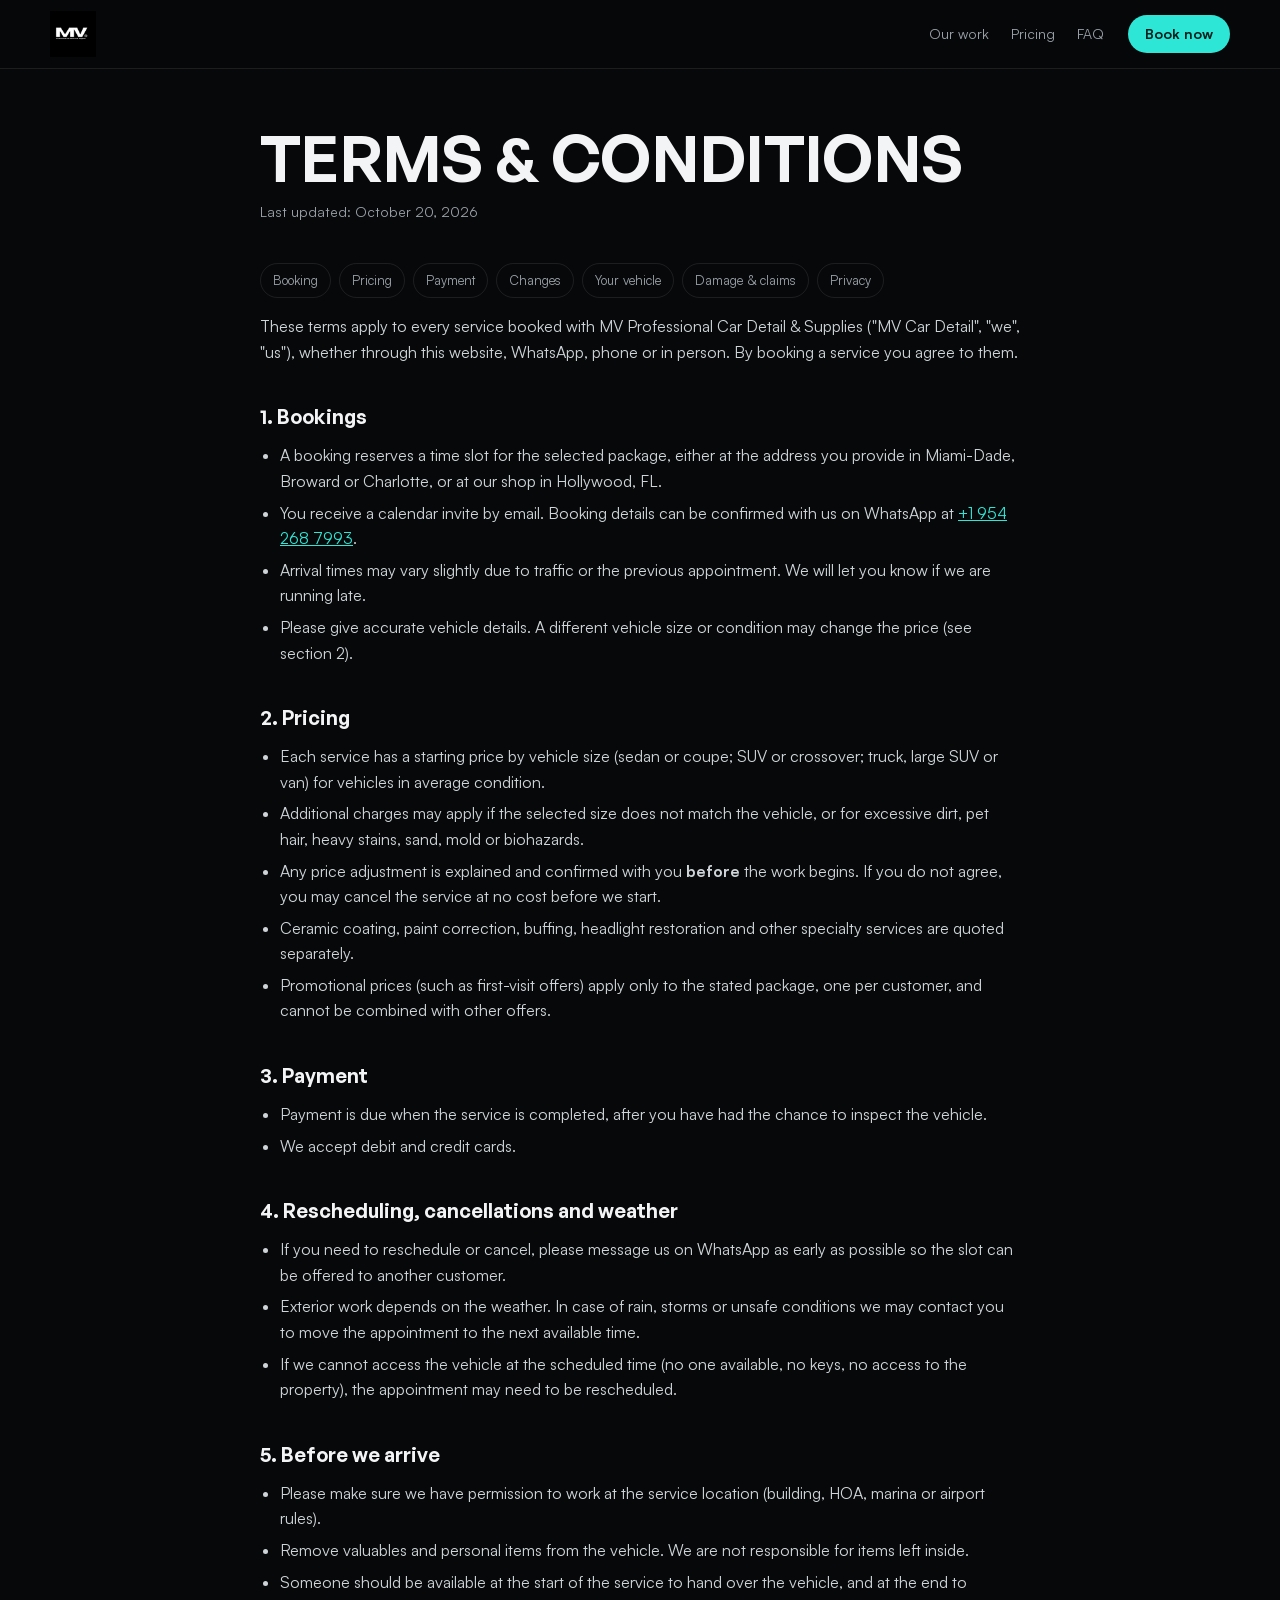
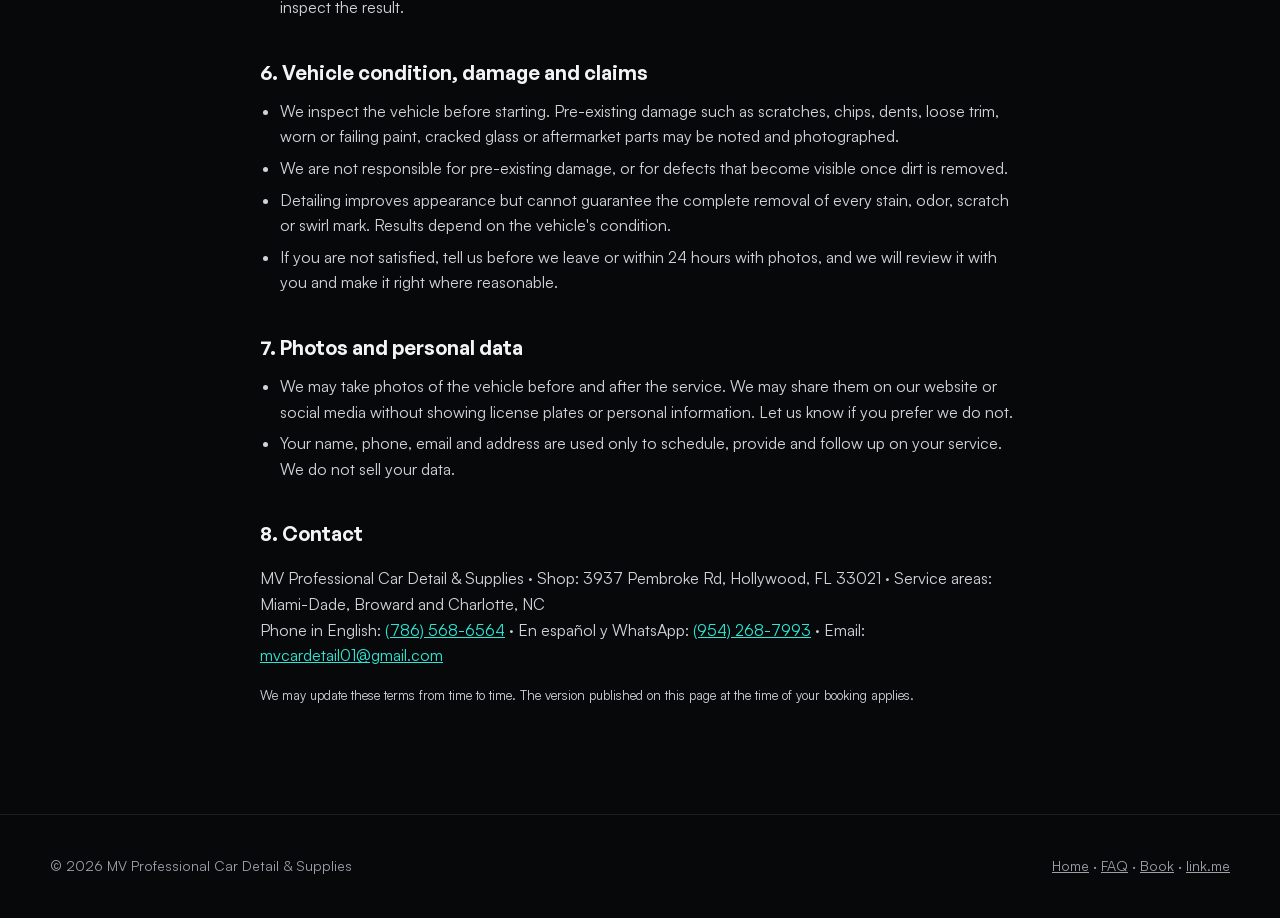
<file: terms.html>
<!doctype html>
<html lang="en">
<head>
<meta charset="utf-8">
<meta name="viewport" content="width=device-width, initial-scale=1, viewport-fit=cover">
<title>Terms & Conditions · MV Car Detail</title>
<meta name="description" content="Service terms for MV Professional Car Detail & Supplies: bookings, pricing, payment, rescheduling and vehicle care.">
<meta name="theme-color" content="#070809">
<link rel="icon" href="/img/logo.webp" data-logo>
<link rel="manifest" href="/site.webmanifest">
<link rel="apple-touch-icon" href="/api/icon?s=180">
<meta name="apple-mobile-web-app-capable" content="yes">
<meta name="mobile-web-app-capable" content="yes">
<meta name="apple-mobile-web-app-title" content="MV Detail">
<meta name="apple-mobile-web-app-status-bar-style" content="black-translucent">
<link rel="preload" href="/fonts/general-sans-600.woff2" as="font" type="font/woff2" crossorigin>
<link rel="preload" href="/fonts/satoshi-400.woff2" as="font" type="font/woff2" crossorigin>
<link rel="stylesheet" href="/assets/style.css">
<style>
  .doc { max-width: 760px; padding: 56px 0 96px; }
  .doc h1 { font-size: clamp(36px, 6vw, 64px); margin: 0 0 12px; }
  .doc .updated { color: var(--muted); font-size: 14px; margin: 0 0 40px; }
  .doc h2 { font-family: var(--display); font-weight: 600; font-size: 20px; margin: 36px 0 10px; }
  .doc p, .doc li { color: #cfd4d8; }
  .doc ul { padding-left: 20px; margin: 0; display: grid; gap: 6px; }
  .doc a { color: var(--accent); }
  .toc { display: flex; flex-wrap: wrap; gap: 8px; margin-bottom: 8px; }
  .toc a { padding: 6px 12px; border: 1px solid var(--line); border-radius: 999px; font-size: 13px; text-decoration: none; color: var(--muted); }
</style>
</head>
<body>
<header class="nav">
  <div class="wrap">
    <a class="logo" href="/" aria-label="MV Car Detail home"><img data-logo src="/img/logo.webp" alt="MV Professional Car Detail and Supplies" width="46" height="46"></a>
    <nav><a href="/moreinfo#work">Our work</a><a href="/moreinfo#pricing">Pricing</a><a href="/moreinfo#faq">FAQ</a></nav>
    <a class="btn primary small" href="/booking">Book now</a>
  </div>
</header>

<main class="wrap doc">
  <h1 class="display">Terms & Conditions</h1>
  <p class="updated">Last updated: October 20, 2026</p>
  <nav class="toc" aria-label="Sections">
    <a href="#booking">Booking</a><a href="#pricing">Pricing</a><a href="#payment">Payment</a><a href="#changes">Changes</a><a href="#vehicle">Your vehicle</a><a href="#care">Damage & claims</a><a href="#privacy">Privacy</a>
  </nav>

  <p>These terms apply to every service booked with MV Professional Car Detail & Supplies ("MV Car Detail", "we", "us"), whether through this website, WhatsApp, phone or in person. By booking a service you agree to them.</p>

  <h2 id="booking">1. Bookings</h2>
  <ul>
    <li>A booking reserves a time slot for the selected package, either at the address you provide in Miami-Dade, Broward or Charlotte, or at our shop in Hollywood, FL.</li>
    <li>You receive a calendar invite by email. Booking details can be confirmed with us on WhatsApp at <a href="https://wa.me/19542687993">+1 954 268 7993</a>.</li>
    <li>Arrival times may vary slightly due to traffic or the previous appointment. We will let you know if we are running late.</li>
    <li>Please give accurate vehicle details. A different vehicle size or condition may change the price (see section 2).</li>
  </ul>

  <h2 id="pricing">2. Pricing</h2>
  <ul>
    <li>Each service has a starting price by vehicle size (sedan or coupe; SUV or crossover; truck, large SUV or van) for vehicles in average condition.</li>
    <li>Additional charges may apply if the selected size does not match the vehicle, or for excessive dirt, pet hair, heavy stains, sand, mold or biohazards.</li>
    <li>Any price adjustment is explained and confirmed with you <strong>before</strong> the work begins. If you do not agree, you may cancel the service at no cost before we start.</li>
    <li>Ceramic coating, paint correction, buffing, headlight restoration and other specialty services are quoted separately.</li>
    <li>Promotional prices (such as first-visit offers) apply only to the stated package, one per customer, and cannot be combined with other offers.</li>
  </ul>

  <h2 id="payment">3. Payment</h2>
  <ul>
    <li>Payment is due when the service is completed, after you have had the chance to inspect the vehicle.</li>
    <li>We accept debit and credit cards.</li>
  </ul>

  <h2 id="changes">4. Rescheduling, cancellations and weather</h2>
  <ul>
    <li>If you need to reschedule or cancel, please message us on WhatsApp as early as possible so the slot can be offered to another customer.</li>
    <li>Exterior work depends on the weather. In case of rain, storms or unsafe conditions we may contact you to move the appointment to the next available time.</li>
    <li>If we cannot access the vehicle at the scheduled time (no one available, no keys, no access to the property), the appointment may need to be rescheduled.</li>
  </ul>

  <h2 id="vehicle">5. Before we arrive</h2>
  <ul>
    <li>Please make sure we have permission to work at the service location (building, HOA, marina or airport rules).</li>
    <li>Remove valuables and personal items from the vehicle. We are not responsible for items left inside.</li>
    <li>Someone should be available at the start of the service to hand over the vehicle, and at the end to inspect the result.</li>
  </ul>

  <h2 id="care">6. Vehicle condition, damage and claims</h2>
  <ul>
    <li>We inspect the vehicle before starting. Pre-existing damage such as scratches, chips, dents, loose trim, worn or failing paint, cracked glass or aftermarket parts may be noted and photographed.</li>
    <li>We are not responsible for pre-existing damage, or for defects that become visible once dirt is removed.</li>
    <li>Detailing improves appearance but cannot guarantee the complete removal of every stain, odor, scratch or swirl mark. Results depend on the vehicle's condition.</li>
    <li>If you are not satisfied, tell us before we leave or within 24 hours with photos, and we will review it with you and make it right where reasonable.</li>
  </ul>

  <h2 id="privacy">7. Photos and personal data</h2>
  <ul>
    <li>We may take photos of the vehicle before and after the service. We may share them on our website or social media without showing license plates or personal information. Let us know if you prefer we do not.</li>
    <li>Your name, phone, email and address are used only to schedule, provide and follow up on your service. We do not sell your data.</li>
  </ul>

  <h2>8. Contact</h2>
  <p>MV Professional Car Detail & Supplies · Shop: 3937 Pembroke Rd, Hollywood, FL 33021 · Service areas: Miami-Dade, Broward and Charlotte, NC<br>
  Phone in English: <a href="tel:+17865686564">(786) 568-6564</a> · En español y WhatsApp: <a href="tel:+19542687993">(954) 268-7993</a> · Email: <a href="mailto:mvcardetail01@gmail.com">mvcardetail01@gmail.com</a></p>
  <p class="muted" style="font-size:13px">We may update these terms from time to time. The version published on this page at the time of your booking applies.</p>
</main>

<footer class="footer">
  <div class="wrap">
    <span>© <span id="year"></span> MV Professional Car Detail & Supplies</span>
    <span><a href="/">Home</a> · <a href="/moreinfo#faq">FAQ</a> · <a href="/booking">Book</a> · <a href="https://link.me/mvcardetail" target="_blank" rel="noopener">link.me</a></span>
  </div>
</footer>
<script type="module" src="/assets/site.js"></script>
<script>document.getElementById('year').textContent = new Date().getFullYear();</script>
</body>
</html>
</file>
<file: assets/style.css>
@font-face { font-family: 'General Sans'; src: url('/fonts/general-sans-500.woff2') format('woff2'); font-weight: 500; font-display: swap; }
@font-face { font-family: 'General Sans'; src: url('/fonts/general-sans-600.woff2') format('woff2'); font-weight: 600 900; font-display: swap; }
@font-face { font-family: 'Satoshi'; src: url('/fonts/satoshi-400.woff2') format('woff2'); font-weight: 400; font-display: swap; }
@font-face { font-family: 'Satoshi'; src: url('/fonts/satoshi-500.woff2') format('woff2'); font-weight: 500; font-display: swap; }
@font-face { font-family: 'Satoshi'; src: url('/fonts/satoshi-700.woff2') format('woff2'); font-weight: 600 700; font-display: swap; }
[hidden] { display: none !important; }
:root {
  --bg: #070809;
  --surface: #101215;
  --surface-2: #171a1e;
  --line: rgba(255, 255, 255, .09);
  --text: #f3f4f5;
  --muted: #9aa1a8;
  --accent: #2ee6d6;
  --accent-ink: #02201d;
  --offer: #ffb020;
  --ok: #16c172;
  --danger: #ff5a5f;
  --radius: 18px;
  --display: 'General Sans', system-ui, sans-serif;
  --body: 'Satoshi', system-ui, sans-serif;
  color-scheme: dark;
}
* { box-sizing: border-box; }
html { scroll-behavior: smooth; -webkit-text-size-adjust: 100%; }
body { margin: 0; background: var(--bg); color: var(--text); font: 16px/1.6 var(--body); -webkit-font-smoothing: antialiased; overflow-x: hidden; }
img { max-width: 100%; display: block; }
a { color: inherit; }
button, input, select, textarea { font: inherit; color: inherit; }
:focus-visible { outline: 2px solid var(--accent); outline-offset: 3px; }

.wrap { width: min(1180px, 100% - 32px); margin-inline: auto; }
.display { font-family: var(--display); font-weight: 600; text-transform: var(--display-case, uppercase); letter-spacing: -.01em; line-height: 1; }
.eyebrow { font: 600 12px/1 var(--body); letter-spacing: .18em; text-transform: uppercase; color: var(--accent); }
.muted { color: var(--muted); }

/* Nav */
.nav { position: sticky; top: 0; z-index: 50; background: rgba(7, 8, 9, .82); backdrop-filter: blur(14px); -webkit-backdrop-filter: blur(14px); border-bottom: 1px solid var(--line); }
.nav .wrap { display: flex; align-items: center; gap: 24px; height: 68px; }
.nav .logo img { height: 46px; width: auto; }
.nav nav { display: flex; gap: 22px; margin-left: auto; font-size: 14px; }
.nav nav a { text-decoration: none; color: var(--muted); }
.nav nav a:hover { color: var(--text); }
@media (max-width: 760px) { .nav nav { display: none; } .nav .btn { margin-left: auto; } }

/* Buttons */
.btn { display: inline-flex; align-items: center; justify-content: center; gap: 10px; min-height: 48px; padding: 0 22px; border-radius: 999px; border: 1px solid var(--line); background: var(--surface-2); text-decoration: none; font-weight: 600; cursor: pointer; transition: transform .15s, background .2s, box-shadow .2s; -webkit-tap-highlight-color: transparent; }
.btn:active { transform: scale(.97); }
.btn.primary { background: var(--accent); color: var(--accent-ink); border-color: transparent; }
.btn.primary:hover { box-shadow: 0 0 0 6px color-mix(in srgb, var(--accent) 16%, transparent); }
.btn.wa { background: #25d366; color: #052e16; border-color: transparent; }
.btn.small { min-height: 38px; padding: 0 16px; font-size: 14px; }
.btn[disabled] { opacity: .5; cursor: not-allowed; }
.btn svg { width: 20px; height: 20px; flex: none; }

/* Floating WhatsApp */
.fab-wa { position: fixed; right: 16px; bottom: calc(16px + env(safe-area-inset-bottom)); z-index: 60; width: 58px; height: 58px; border-radius: 50%; background: #25d366; display: grid; place-items: center; box-shadow: 0 10px 30px rgba(0, 0, 0, .45); }
.fab-wa svg { width: 30px; height: 30px; fill: #fff; }

/* Cards & forms */
.card { background: var(--surface); border: 1px solid var(--line); border-radius: var(--radius); }
label.field { display: grid; gap: 6px; font-size: 13px; color: var(--muted); }
.input, input[type=text], input[type=email], input[type=tel], input[type=number], input[type=password], select, textarea {
  width: 100%; min-height: 48px; padding: 12px 14px; border-radius: 12px; border: 1px solid var(--line); background: var(--surface-2); color: var(--text); font-size: 16px; /* 16px stops iOS zoom */
}
textarea { min-height: 96px; resize: vertical; }
input:focus, select:focus, textarea:focus { outline: none; border-color: var(--accent); }

.footer { border-top: 1px solid var(--line); padding: 40px 0 calc(40px + env(safe-area-inset-bottom)); color: var(--muted); font-size: 14px; }
.footer .wrap { display: flex; flex-wrap: wrap; gap: 16px 32px; justify-content: space-between; align-items: center; }
.socials { display: flex; gap: 10px; }
.socials a { width: 42px; height: 42px; border-radius: 50%; border: 1px solid var(--line); display: grid; place-items: center; }
.socials svg { width: 18px; height: 18px; fill: currentColor; }

.reveal { opacity: 0; transform: translateY(24px); transition: opacity .8s cubic-bezier(.2, .7, .2, 1), transform .8s cubic-bezier(.2, .7, .2, 1); }
.reveal.in { opacity: 1; transform: none; }
@media (prefers-reduced-motion: reduce) { .reveal { opacity: 1; transform: none; } * { animation-duration: .01ms !important; transition-duration: .01ms !important; } }

/* Shine: a glint of light travels word by word, like a reflection on fresh paint */
.w { display: inline-block; --base: #d2d7db; background: linear-gradient(110deg, var(--base) 38%, #ffffff 46%, #e6fffc 50%, #ffffff 54%, var(--base) 62%); background-size: 300% 100%; background-position: 100% 0; -webkit-background-clip: text; background-clip: text; color: transparent; padding-bottom: .06em; }
em .w, .accent .w { --base: var(--accent); }
.hero .w { animation: rise .9s cubic-bezier(.2,.8,.2,1) both, glint 7s ease-in-out infinite; animation-delay: calc(var(--i) * .1s), calc(1.3s + var(--i) * .16s); }
.reveal.in .w, .w.once { animation: glint 1.8s ease-in-out both; animation-delay: calc(.35s + var(--i) * .12s); }
@keyframes rise { from { opacity: 0; transform: translateY(.45em); filter: blur(8px); } }
@keyframes glint { 0% { background-position: 100% 0; } 22%, 100% { background-position: 0 0; } }
@media (prefers-reduced-motion: reduce) { .w { animation: none !important; } }

/* Admin-made blocks (text and buttons) */
.accent { color: var(--accent); }
.cb { padding: 22px; display: grid; gap: 12px; }
.cb-title { margin: 0; font-family: var(--display); font-weight: 600; font-size: 20px; text-transform: var(--display-case, uppercase); }
.cb-text { color: #d3d8dc; }
.cb-text a { color: var(--accent); }
.cb-btns { display: flex; flex-wrap: wrap; gap: 10px; }
</file>
